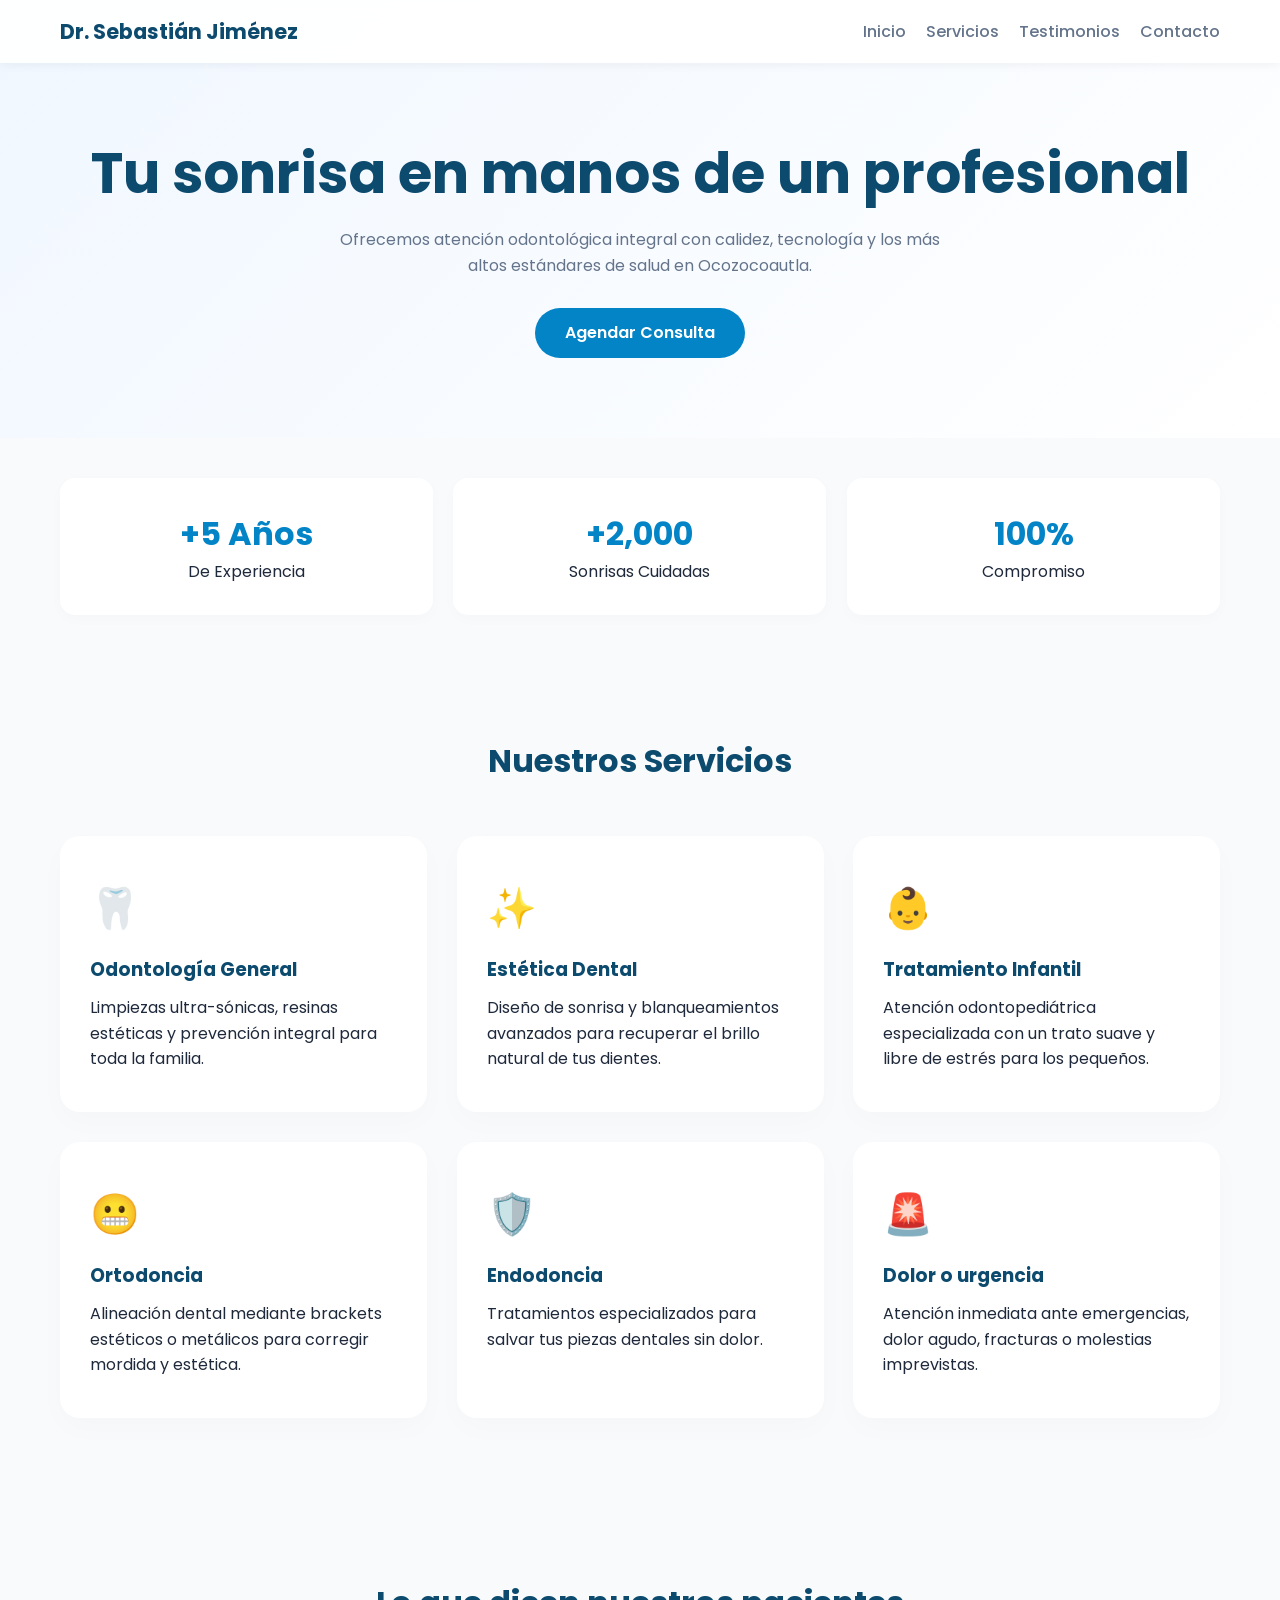
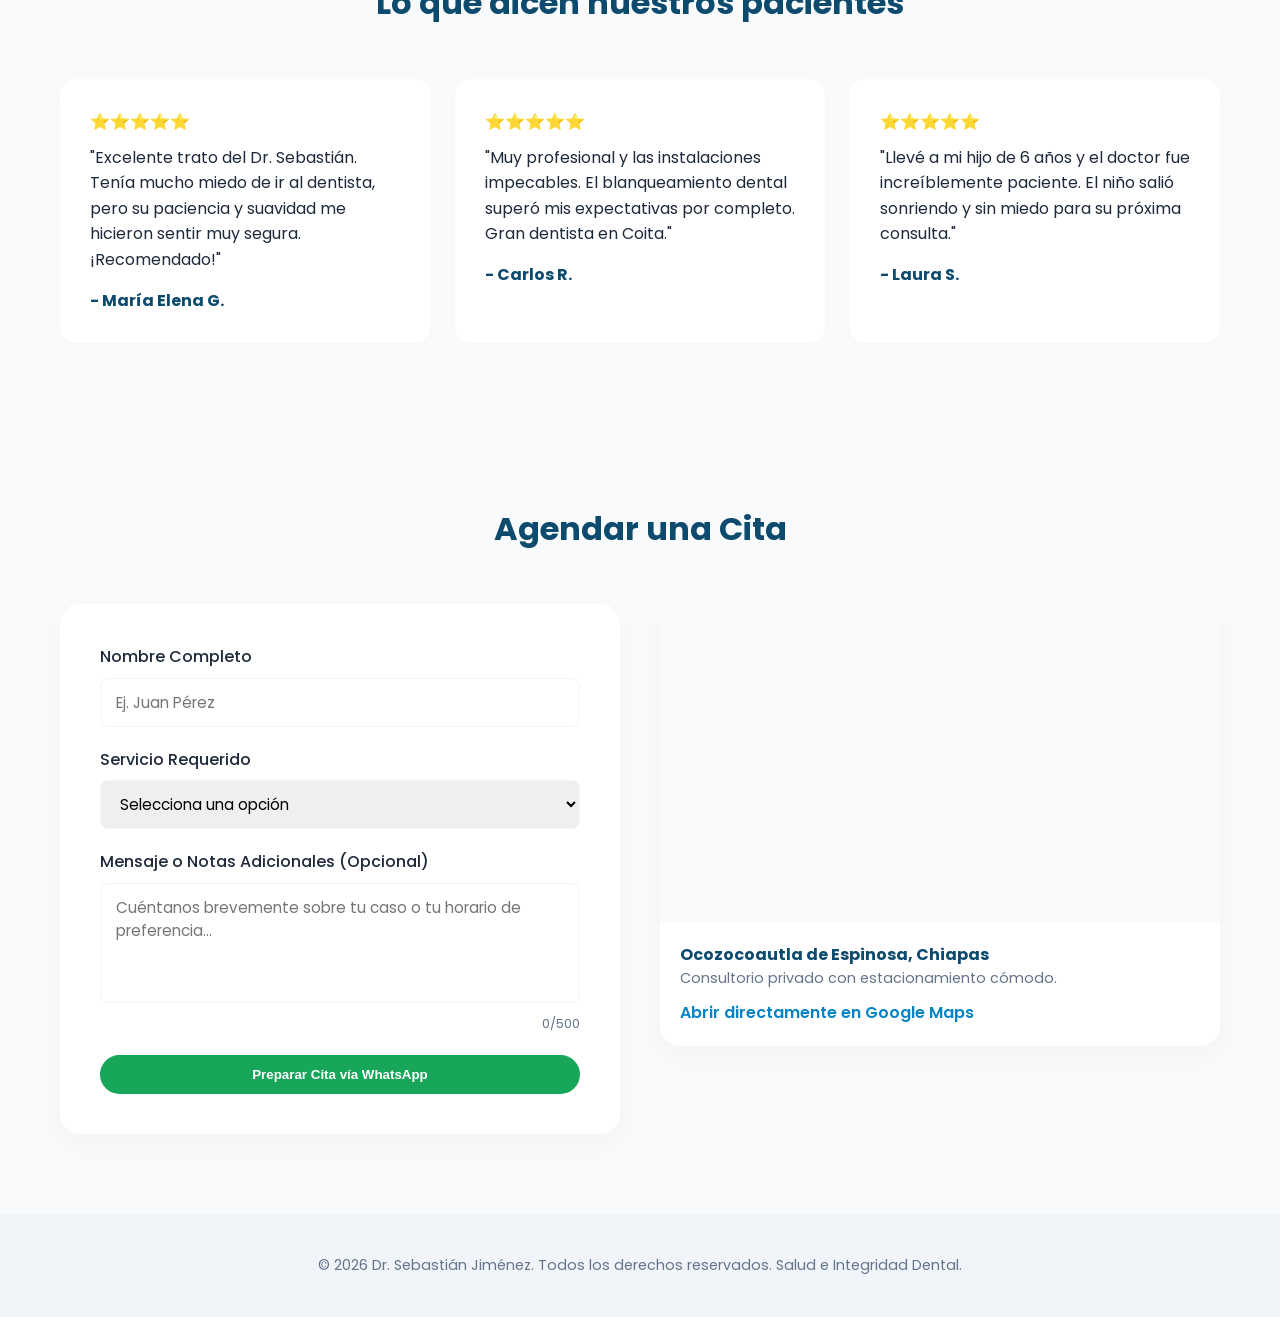
<file: index.html>
<!DOCTYPE html>
<html lang="es">
<head>
    <meta charset="UTF-8">
    <meta name="viewport" content="width=device-width, initial-scale=1.0">
    
    <!-- SEO Técnico Esencial -->
    <title>Dr. Sebastián Jiménez | Consultorio Dental en Ocozocoautla</title>
    <meta name="description" content="Diseño de sonrisas, ortodoncia, odontología infantil y salud dental integral con el Dr. Sebastián Jiménez en Ocozocoautla de Espinosa, Chiapas. Agenda tu cita hoy.">
    <meta name="keywords" content="dentista Ocozocoautla, dentista coita, consultorio dental Chiapas, ortodoncia, Dr Sebastian Jimenez, limpieza dental, urgencia dental">
    <meta name="robots" content="index, follow">
    <link rel="canonical" href="https://www.drsebastianjimenez.com/">

    <!-- Protocolo Open Graph (Para previsualizaciones Premium en WhatsApp y Facebook) -->
    <meta property="og:type" content="website">
    <meta property="og:url" content="https://www.drsebastianjimenez.com/">
    <meta property="og:title" content="Dr. Sebastián Jiménez | Consultorio Dental">
    <meta property="og:description" content="Cuidado dental profesional y especializado en Ocozocoautla, Chiapas. Tu sonrisa en las mejores manos.">
    <meta property="og:image" content="https://www.drsebastianjimenez.com/assets/og-image.jpg">

    <!-- Twitter Cards -->
    <meta name="twitter:card" content="summary_large_image">
    <meta name="twitter:title" content="Dr. Sebastián Jiménez | Consultorio Dental">
    <meta name="twitter:description" content="Cuidado dental profesional y especializado en Ocozocoautla, Chiapas.">
    <meta name="twitter:image" content="https://www.drsebastianjimenez.com/assets/og-image.jpg">

    <!-- Preconectores de alto rendimiento para fuentes -->
    <link rel="preconnect" href="https://fonts.googleapis.com">
    <link rel="preconnect" href="https://fonts.gstatic.com" crossorigin>
    <link href="https://fonts.googleapis.com/css2?family=Poppins:wght@400;500;600;700&display=swap" rel="stylesheet">

    <!-- Enlace corregido al archivo CSS -->
    <link rel="stylesheet" href="estilos.css">

    <!-- Esquema de datos estructurados para Google (SEO Local) -->
    <script type="application/ld+json">
    {
      "@context": "https://schema.org",
      "@type": "Dentist",
      "name": "Consultorio Dental Dr. Sebastián Jiménez",
      "image": "https://www.drsebastianjimenez.com/assets/og-image.jpg",
      "@id": "https://www.drsebastianjimenez.com/#dentist",
      "url": "https://www.drsebastianjimenez.com/",
      "telephone": "+529610000000", 
      "priceRange": "$$",
      "address": {
        "@type": "PostalAddress",
        "streetAddress": "Central Poniente",
        "addressLocality": "Ocozocoautla de Espinosa",
        "addressRegion": "Chiapas",
        "addressCountry": "MX"
      },
      "geo": {
        "@type": "GeoCoordinates",
        "latitude": 16.739942,
        "longitude": -93.374246
      },
      "openingHoursSpecification": {
        "@type": "OpeningHoursSpecification",
        "dayOfWeek": [
          "Monday",
          "Tuesday",
          "Wednesday",
          "Thursday",
          "Friday",
          "Saturday"
        ],
        "opens": "09:00",
        "closes": "19:00"
      }
    }
    </script>
</head>
<body>

    <header class="site-header">
        <div class="header-container">
            <a href="#" class="logo">Dr. Sebastián Jiménez</a>
            <nav class="main-nav" aria-label="Navegación principal">
                <ul>
                    <li><a href="#inicio">Inicio</a></li>
                    <li><a href="#servicios">Servicios</a></li>
                    <li><a href="#testimonios">Testimonios</a></li>
                    <li><a href="#contacto">Contacto</a></li>
                </ul>
            </nav>
        </div>
    </header>

    <main>
        <!-- Sección de Inicio / Hero -->
        <section id="inicio" class="hero-section">
            <div class="hero-container animate-on-scroll">
                <h1>Tu sonrisa en manos de un profesional</h1>
                <p>Ofrecemos atención odontológica integral con calidez, tecnología y los más altos estándares de salud en Ocozocoautla.</p>
                <a href="#contacto" class="btn btn-primary">Agendar Consulta</a>
            </div>
        </section>

        <!-- Estadísticas -->
        <section class="stats-section">
            <div class="doctor-stats">
                <article class="animate-on-scroll delay-1">
                    <h3>+5 Años</h3>
                    <p>De Experiencia</p>
                </article>
                <article class="animate-on-scroll delay-2">
                    <h3>+2,000</h3>
                    <p>Sonrisas Cuidadas</p>
                </article>
                <article class="animate-on-scroll delay-3">
                    <h3>100%</h3>
                    <p>Compromiso</p>
                </article>
            </div>
        </section>

        <!-- Sección de Servicios -->
        <section id="servicios" class="services-section">
            <h2 class="section-title animate-on-scroll">Nuestros Servicios</h2>
            <div class="services-grid">
                <article class="animate-on-scroll delay-1">
                    <div class="service-icon">🦷</div>
                    <h3>Odontología General</h3>
                    <p>Limpiezas ultra-sónicas, resinas estéticas y prevención integral para toda la familia.</p>
                </article>
                <article class="animate-on-scroll delay-2">
                    <div class="service-icon">✨</div>
                    <h3>Estética Dental</h3>
                    <p>Diseño de sonrisa y blanqueamientos avanzados para recuperar el brillo natural de tus dientes.</p>
                </article>
                <article class="animate-on-scroll delay-3">
                    <div class="service-icon">👶</div>
                    <h3>Tratamiento Infantil</h3>
                    <p>Atención odontopediátrica especializada con un trato suave y libre de estrés para los pequeños.</p>
                </article>
                <article class="animate-on-scroll delay-1">
                    <div class="service-icon">😬</div>
                    <h3>Ortodoncia</h3>
                    <p>Alineación dental mediante brackets estéticos o metálicos para corregir mordida y estética.</p>
                </article>
                <article class="animate-on-scroll delay-2">
                    <div class="service-icon">🛡️</div>
                    <h3>Endodoncia</h3>
                    <p>Tratamientos especializados para salvar tus piezas dentales sin dolor.</p>
                </article>
                <article class="animate-on-scroll delay-3">
                    <div class="service-icon">🚨</div>
                    <h3>Dolor o urgencia</h3>
                    <p>Atención inmediata ante emergencias, dolor agudo, fracturas o molestias imprevistas.</p>
                </article>
            </div>
        </section>

        <!-- Sección de Testimonios -->
        <section id="testimonios" class="testimonials-section">
            <h2 class="section-title animate-on-scroll">Lo que dicen nuestros pacientes</h2>
            <div class="testimonial-grid review-placeholders">
                <article class="animate-on-scroll delay-1">
                    <div class="stars">⭐⭐⭐⭐⭐</div>
                    <p>"Excelente trato del Dr. Sebastián. Tenía mucho miedo de ir al dentista, pero su paciencia y suavidad me hicieron sentir muy segura. ¡Recomendado!"</p>
                    <h4>- María Elena G.</h4>
                </article>
                <article class="animate-on-scroll delay-2">
                    <div class="stars">⭐⭐⭐⭐⭐</div>
                    <p>"Muy profesional y las instalaciones impecables. El blanqueamiento dental superó mis expectativas por completo. Gran dentista en Coita."</p>
                    <h4>- Carlos R.</h4>
                </article>
                <article class="animate-on-scroll delay-3">
                    <div class="stars">⭐⭐⭐⭐⭐</div>
                    <p>"Llevé a mi hijo de 6 años y el doctor fue increíblemente paciente. El niño salió sonriendo y sin miedo para su próxima consulta."</p>
                    <h4>- Laura S.</h4>
                </article>
            </div>
        </section>

        <!-- Sección de Contacto -->
        <section id="contacto" class="contact-section">
            <h2 class="section-title animate-on-scroll">Agendar una Cita</h2>
            <div class="contact-container">
                <div class="contact-form-container animate-on-scroll delay-1">
                    <form id="appointment-form" class="appointment-form" novalidate>
                        <div class="form-group">
                            <label for="name">Nombre Completo</label>
                            <input type="text" id="name" name="name" required placeholder="Ej. Juan Pérez">
                            <span class="form-error" id="name-error"></span>
                        </div>
                        <div class="form-group">
                            <label for="service">Servicio Requerido</label>
                            <select id="service" name="service" required>
                                <option value="" disabled selected>Selecciona una opción</option>
                                <option value="Odontología General">Odontología General</option>
                                <option value="Estética Dental">Estética Dental</option>
                                <option value="Tratamiento Infantil">Tratamiento Infantil</option>
                                <option value="Ortodoncia">Ortodoncia</option>
                                <option value="Endodoncia">Endodoncia</option>
                                <option value="Dolor o urgencia">🚨 Dolor o Urgencia Médica</option>
                            </select>
                            <span class="form-error" id="service-error"></span>
                        </div>
                        <div class="form-group">
                            <label for="message">Mensaje o Notas Adicionales (Opcional)</label>
                            <textarea id="message" name="message" maxlength="500" placeholder="Cuéntanos brevemente sobre tu caso o tu horario de preferencia..."></textarea>
                            <div class="char-count">0/500</div>
                        </div>
                        <button type="submit" class="btn btn-submit">Preparar Cita vía WhatsApp</button>
                        <p class="form-note" id="form-note"></p>
                    </form>
                </div>

                <div class="contact-info-container animate-on-scroll delay-2">
                    <div class="embedded-map">
                        <iframe src="https://www.google.com/maps/embed?pb=!1m18!1m12!1m3!1d3820.737153770459!2d-93.374246!3d16.739942!2m3!1f0!2f0!3f0!3m2!1i1024!2i768!4f13.1!3m3!1m2!1s0x85ecd4f4c28109ad%3A0x95e263c9ca625c1b!2sOcozocoautla%20de%20Espinosa%2C%20Chiapas!5e0!3m2!1ses-419!2smx!4v1719500000000!5m2!1ses-419!2smx" width="100%" height="320" style="border:0;" allowfullscreen="" loading="lazy" referrerpolicy="no-referrer-when-downgrade" title="Ubicación del consultorio dental del Dr. Sebastián Jiménez" aria-label="Mapa de ubicación"></iframe>
                        <div class="map-card">
                            <strong>Ocozocoautla de Espinosa, Chiapas</strong>
                            <span>Consultorio privado con estacionamiento cómodo.</span>
                            <a href="https://maps.google.com/?q=16.739942,-93.374246" target="_blank" rel="noopener noreferrer">Abrir directamente en Google Maps</a>
                        </div>
                    </div>
                </div>
            </div>
        </section>
    </main>

    <footer class="site-footer">
        <p>&copy; 2026 Dr. Sebastián Jiménez. Todos los derechos reservados. Salud e Integridad Dental.</p>
    </footer>

    <script src="script.js"></script>
</body>
</html>
</file>
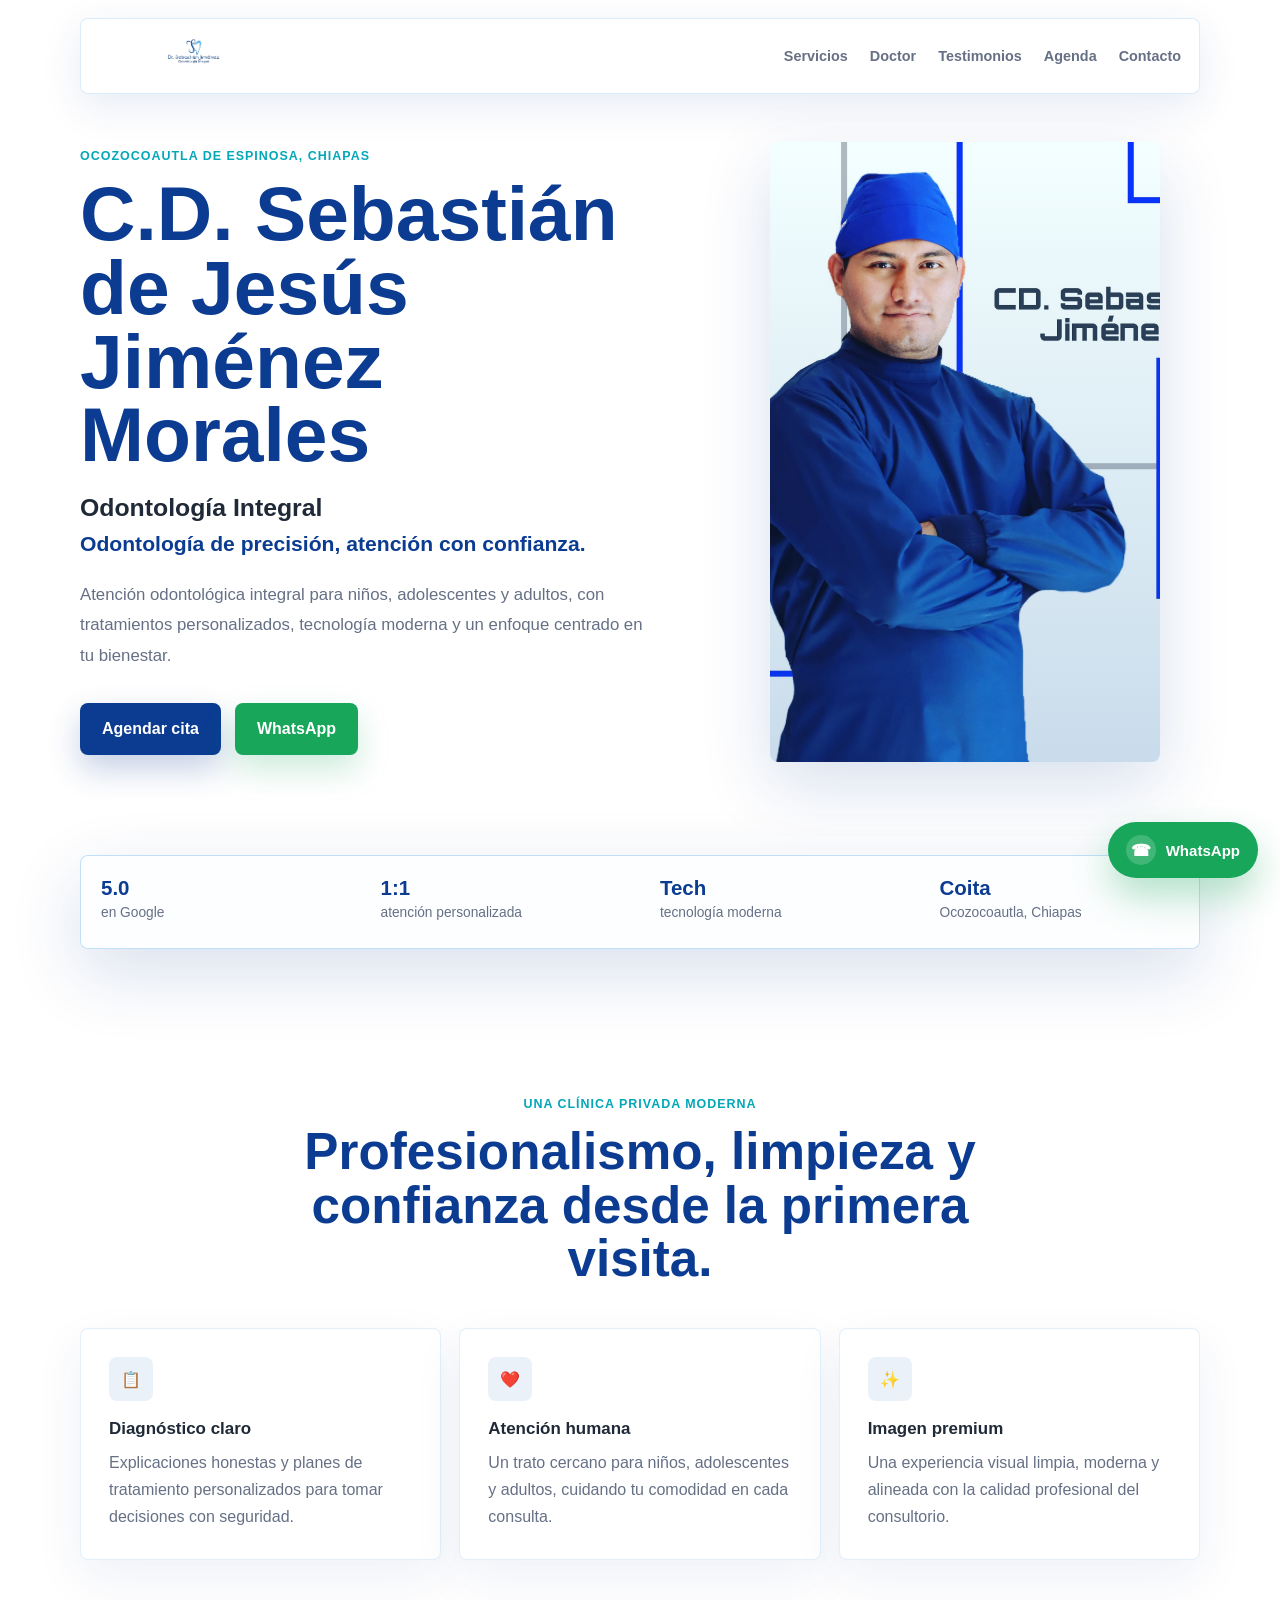
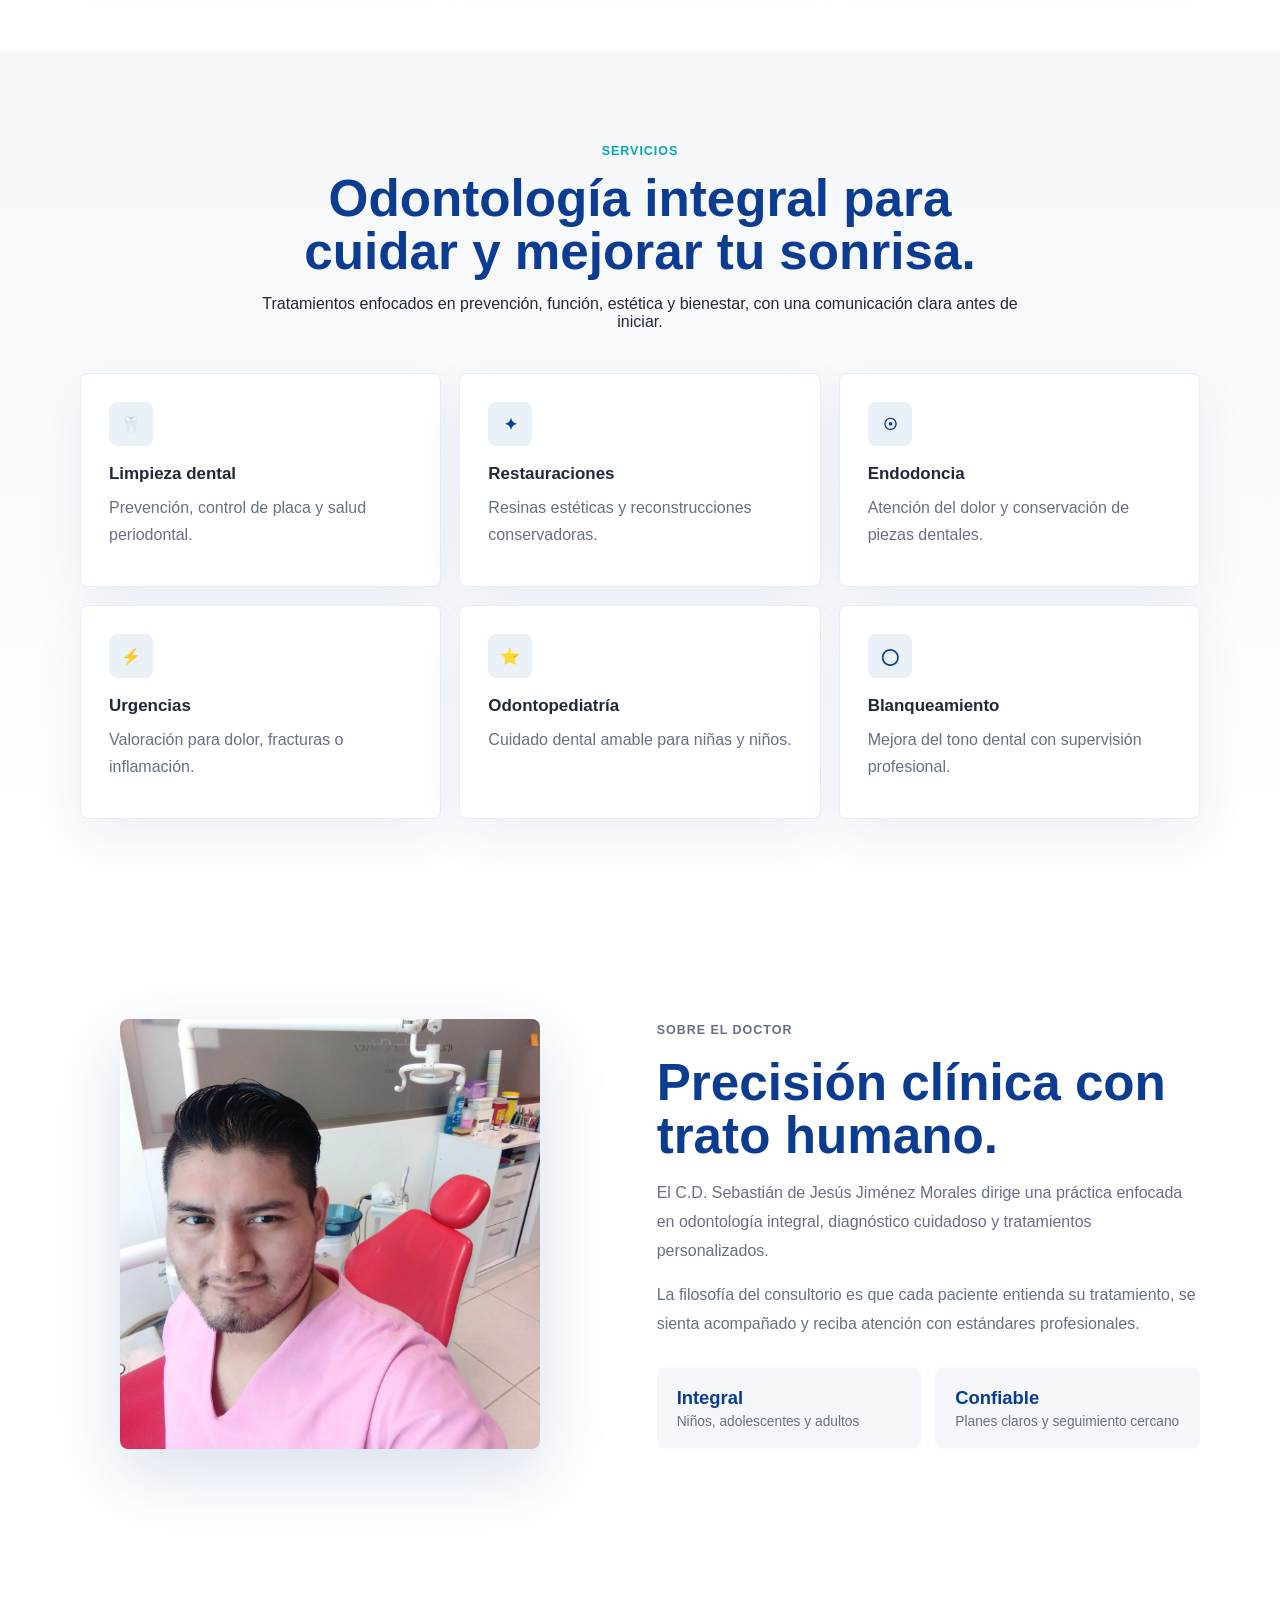
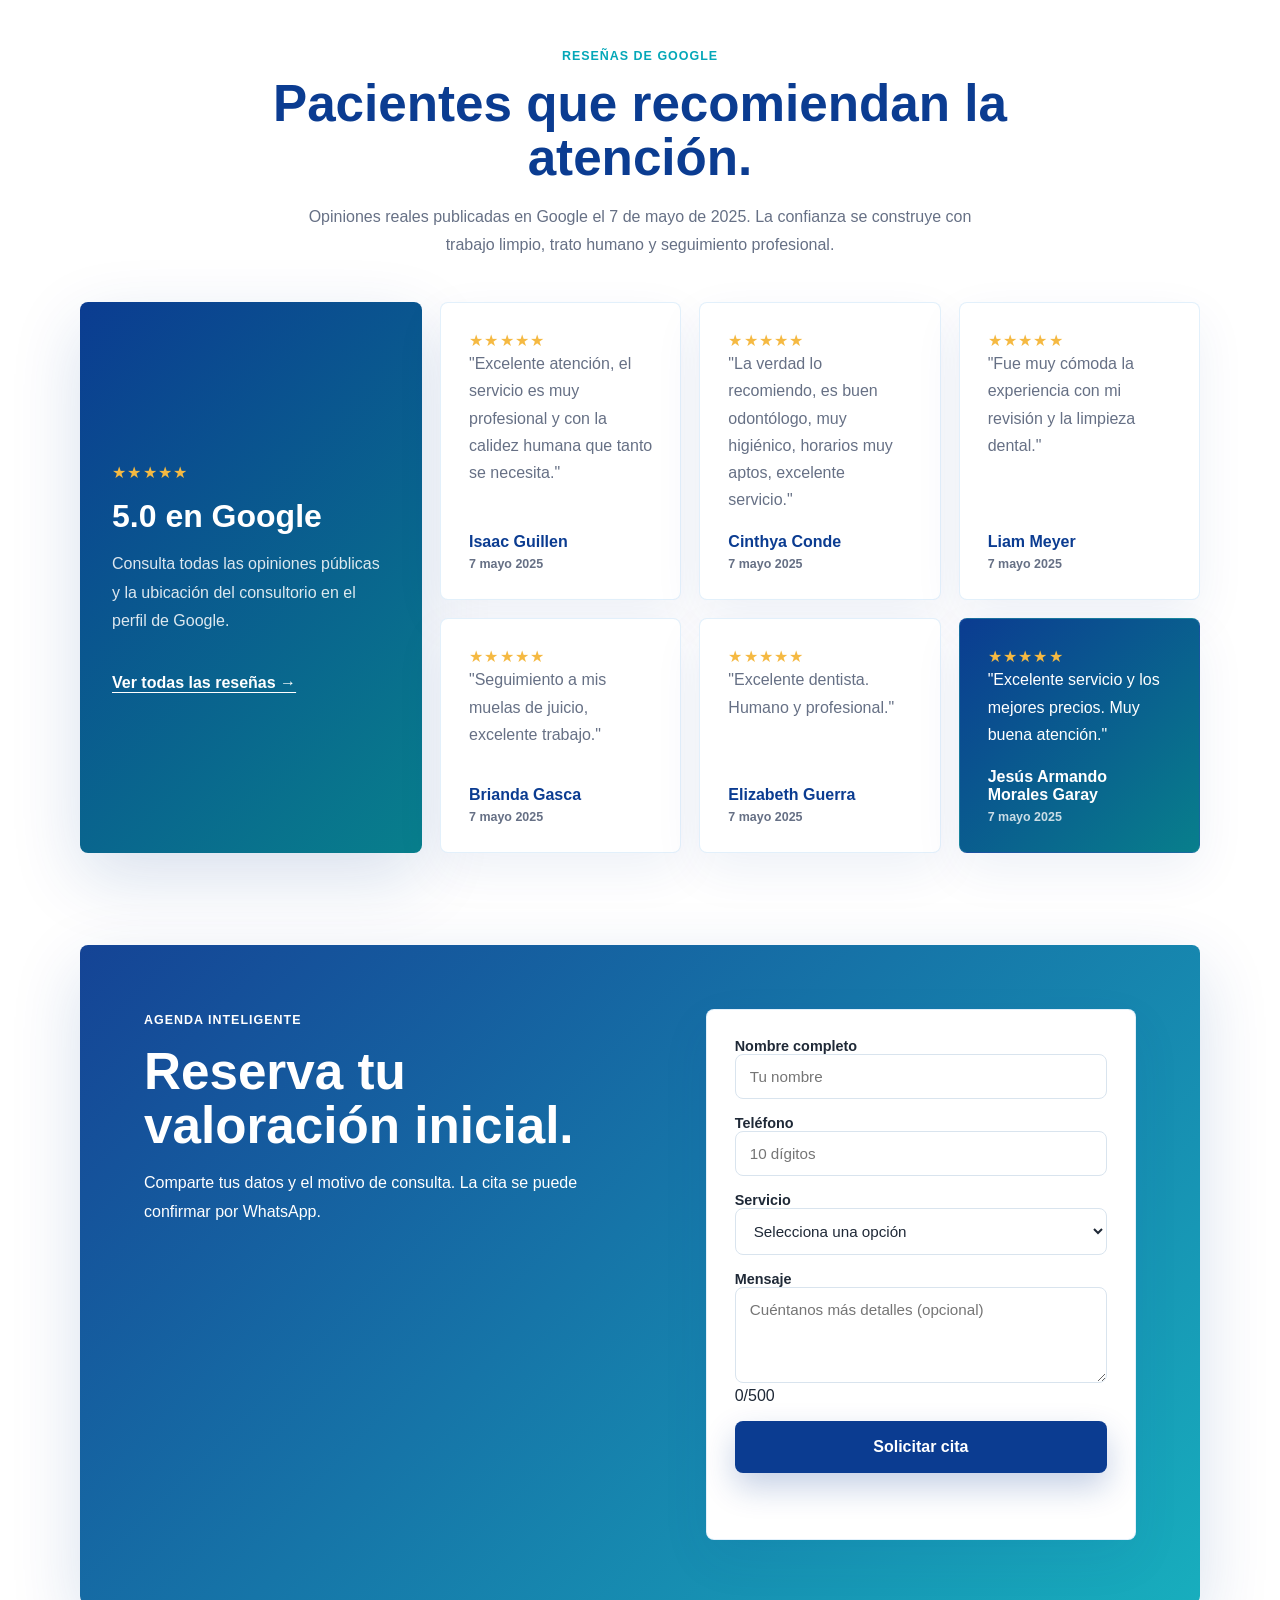
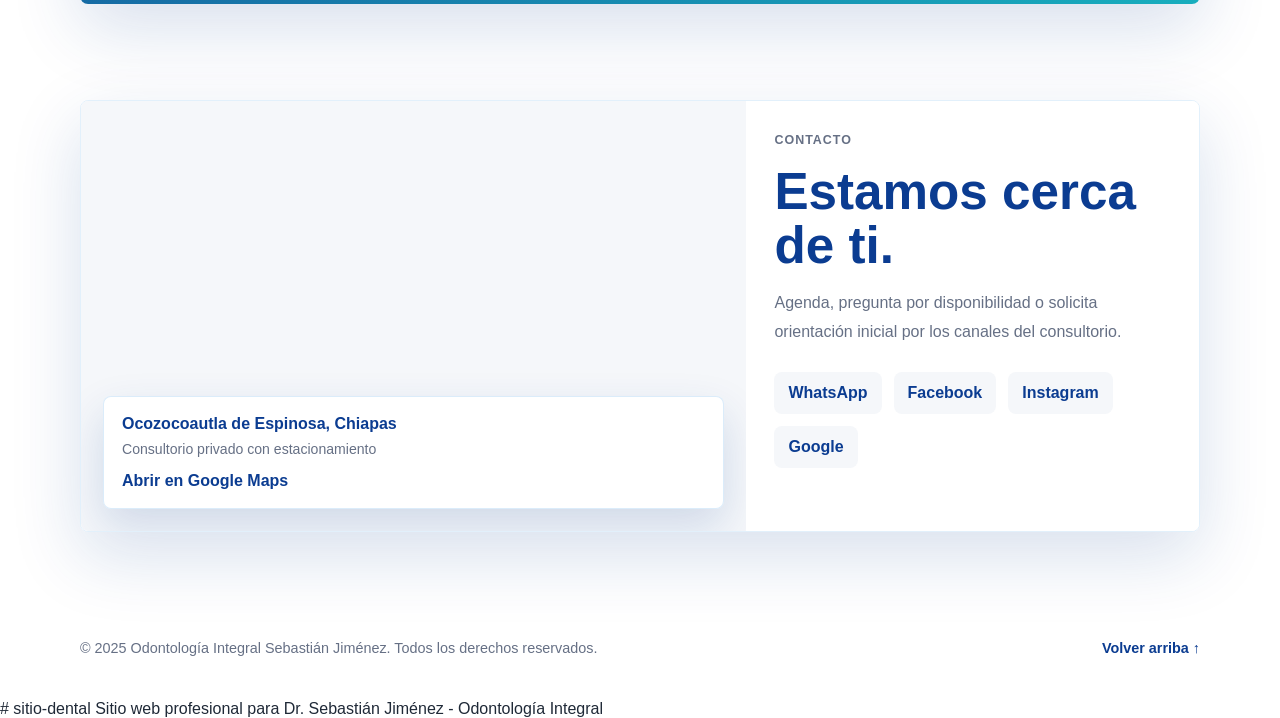
<file: indice.html>
<!DOCTYPE html>
<html lang="es">
<head>
  <meta charset="UTF-8">
  <meta name="viewport" content="width=device-width, initial-scale=1.0">
  <meta name="description" content="Odontología integral en Ocozocoautla, Chiapas. Atención profesional con tecnología moderna. C.D. Sebastián Jiménez - Confianza y precisión clínica.">
  <meta name="keywords" content="dentista, odontología, Ocozocoautla, Chiapas, limpieza dental, blanqueamiento, endodoncia">
  <meta name="author" content="C.D. Sebastián Jiménez Morales">
  <meta name="theme-color" content="#0b3c91">
  <meta property="og:title" content="C.D. Sebastián Jiménez - Odontología Integral">
  <meta property="og:description" content="Atención odontológica integral con tecnología moderna en Ocozocoautla, Chiapas">
  <meta property="og:image" content="assets/logo.png">
  <meta property="og:type" content="business.business">
  <meta name="twitter:card" content="summary_large_image">
  <title>C.D. Sebastián Jiménez | Odontología Integral - Ocozocoautla, Chiapas</title>
  <link rel="icon" href="assets/logo.png" type="image/png">
  <link rel="canonical" href="https://www.cdsebastianjimenez.com">
  <link rel="stylesheet" href="styles.css">
</head>
<body>
  <header class="site-header" role="banner">
    <a href="#inicio" class="brand" aria-label="Dr. Sebastián Jiménez - Ir al inicio">
      <img src="assets/logo.png" alt="Logo Dr. Sebastián Jiménez" loading="lazy">
    </a>
    
    <nav class="site-nav" role="navigation" aria-label="Navegación principal">
      <a href="#servicios">Servicios</a>
      <a href="#doctor">Doctor</a>
      <a href="#testimonios">Testimonios</a>
      <a href="#agenda">Agenda</a>
      <a href="#contacto">Contacto</a>
    </nav>

    <button class="nav-toggle" aria-label="Abrir menú de navegación" aria-expanded="false">
      <span></span>
      <span></span>
      <span></span>
    </button>
  </header>

  <main>
    <section class="hero" id="inicio" role="region" aria-label="Bienvenida">
      <div class="hero-content">
        <p class="eyebrow">Ocozocoautla de Espinosa, Chiapas</p>
        <h1>C.D. Sebastián de Jesús Jiménez Morales</h1>
        <p class="hero-subtitle">Odontología Integral</p>
        <p class="hero-tagline">Odontología de precisión, atención con confianza.</p>
        <p class="hero-text">Atención odontológica integral para niños, adolescentes y adultos, con tratamientos personalizados, tecnología moderna y un enfoque centrado en tu bienestar.</p>
        
        <div class="hero-actions">
          <a href="#agenda" class="btn btn-primary">Agendar cita</a>
          <a href="https://api.whatsapp.com/send/?phone=529613757067&text=Hola%2C%20quisiera%20m%C3%A1s%20informaci%C3%B3n&type=phone_number&app_absent=0" class="btn btn-whatsapp" target="_blank" rel="noopener noreferrer">WhatsApp</a>
        </div>
      </div>

      <figure class="hero-media">
        <img src="assets/doctor-hero.jpg" alt="C.D. Sebastián Jiménez en consulta" loading="lazy" width="500" height="620">
      </figure>

      <div class="trust-bar">
        <article>
          <strong>5.0</strong>
          <span>en Google</span>
        </article>
        <article>
          <strong>1:1</strong>
          <span>atención personalizada</span>
        </article>
        <article>
          <strong>Tech</strong>
          <span>tecnología moderna</span>
        </article>
        <a href="https://share.google/qOV5Fj0yuJf4VXoFz" class="trust-link" target="_blank" rel="noopener noreferrer">
          <strong>Coita</strong>
          <span>Ocozocoautla, Chiapas</span>
        </a>
      </div>
    </section>

    <section class="section" id="introduccion" role="region" aria-label="Por qué elegirnos">
      <div class="section-heading center">
        <p class="eyebrow">Una clínica privada moderna</p>
        <h2>Profesionalismo, limpieza y confianza desde la primera visita.</h2>
      </div>

      <div class="intro-grid">
        <article>
          <span role="img" aria-label="Diagnóstico">📋</span>
          <h3>Diagnóstico claro</h3>
          <p>Explicaciones honestas y planes de tratamiento personalizados para tomar decisiones con seguridad.</p>
        </article>

        <article>
          <span role="img" aria-label="Atención humana">❤️</span>
          <h3>Atención humana</h3>
          <p>Un trato cercano para niños, adolescentes y adultos, cuidando tu comodidad en cada consulta.</p>
        </article>

        <article>
          <span role="img" aria-label="Imagen premium">✨</span>
          <h3>Imagen premium</h3>
          <p>Una experiencia visual limpia, moderna y alineada con la calidad profesional del consultorio.</p>
        </article>
      </div>
    </section>

    <section class="services" id="servicios" role="region" aria-label="Servicios odontológicos">
      <div class="section-heading center">
        <p class="eyebrow">Servicios</p>
        <h2>Odontología integral para cuidar y mejorar tu sonrisa.</h2>
        <p class="services-description">Tratamientos enfocados en prevención, función, estética y bienestar, con una comunicación clara antes de iniciar.</p>
      </div>

      <div class="services-grid">
        <article>
          <span role="img" aria-label="Limpieza dental">🦷</span>
          <h3>Limpieza dental</h3>
          <p>Prevención, control de placa y salud periodontal.</p>
        </article>

        <article>
          <span role="img" aria-label="Restauraciones">✦</span>
          <h3>Restauraciones</h3>
          <p>Resinas estéticas y reconstrucciones conservadoras.</p>
        </article>

        <article>
          <span role="img" aria-label="Endodoncia">☉</span>
          <h3>Endodoncia</h3>
          <p>Atención del dolor y conservación de piezas dentales.</p>
        </article>

        <article>
          <span role="img" aria-label="Urgencias">⚡</span>
          <h3>Urgencias</h3>
          <p>Valoración para dolor, fracturas o inflamación.</p>
        </article>

        <article>
          <span role="img" aria-label="Odontopediatría">⭐</span>
          <h3>Odontopediatría</h3>
          <p>Cuidado dental amable para niñas y niños.</p>
        </article>

        <article>
          <span role="img" aria-label="Blanqueamiento">◯</span>
          <h3>Blanqueamiento</h3>
          <p>Mejora del tono dental con supervisión profesional.</p>
        </article>
      </div>
    </section>

    <section class="doctor" id="doctor" role="region" aria-label="Acerca del doctor">
      <figure class="doctor-photo">
        <img src="assets/consultorio.webp" alt="Consultorio dental moderno del Dr. Sebastián Jiménez" loading="lazy" width="400" height="430">
      </figure>

      <div class="doctor-copy">
        <p class="eyebrow">Sobre el doctor</p>
        <h2>Precisión clínica con trato humano.</h2>
        <p>El C.D. Sebastián de Jesús Jiménez Morales dirige una práctica enfocada en odontología integral, diagnóstico cuidadoso y tratamientos personalizados.</p>
        <p>La filosofía del consultorio es que cada paciente entienda su tratamiento, se sienta acompañado y reciba atención con estándares profesionales.</p>

        <div class="doctor-stats">
          <article>
            <strong>Integral</strong>
            <span>Niños, adolescentes y adultos</span>
          </article>
          <article>
            <strong>Confiable</strong>
            <span>Planes claros y seguimiento cercano</span>
          </article>
        </div>
      </div>
    </section>

    <section class="section" id="testimonios" role="region" aria-label="Testimonios de pacientes">
      <div class="section-heading center">
        <p class="eyebrow">Reseñas de Google</p>
        <h2>Pacientes que recomiendan la atención.</h2>
        <p class="reviews-intro">Opiniones reales publicadas en Google el 7 de mayo de 2025. La confianza se construye con trabajo limpio, trato humano y seguimiento profesional.</p>
      </div>

      <div class="reviews-layout">
        <div class="rating-card">
          <div class="rating-stars">★★★★★</div>
          <strong>5.0 en Google</strong>
          <p>Consulta todas las opiniones públicas y la ubicación del consultorio en el perfil de Google.</p>
          <a href="https://share.google/qOV5Fj0yuJf4VXoFz" class="review-link light" target="_blank" rel="noopener noreferrer">Ver todas las reseñas →</a>
        </div>

        <div class="testimonial-grid review-placeholders">
          <article>
            <div class="rating-stars">★★★★★</div>
            <p>"Excelente atención, el servicio es muy profesional y con la calidez humana que tanto se necesita."</p>
            <strong>Isaac Guillen</strong>
            <small>7 mayo 2025</small>
          </article>

          <article>
            <div class="rating-stars">★★★★★</div>
            <p>"La verdad lo recomiendo, es buen odontólogo, muy higiénico, horarios muy aptos, excelente servicio."</p>
            <strong>Cinthya Conde</strong>
            <small>7 mayo 2025</small>
          </article>

          <article>
            <div class="rating-stars">★★★★★</div>
            <p>"Fue muy cómoda la experiencia con mi revisión y la limpieza dental."</p>
            <strong>Liam Meyer</strong>
            <small>7 mayo 2025</small>
          </article>

          <article>
            <div class="rating-stars">★★★★★</div>
            <p>"Seguimiento a mis muelas de juicio, excelente trabajo."</p>
            <strong>Brianda Gasca</strong>
            <small>7 mayo 2025</small>
          </article>

          <article>
            <div class="rating-stars">★★★★★</div>
            <p>"Excelente dentista. Humano y profesional."</p>
            <strong>Elizabeth Guerra</strong>
            <small>7 mayo 2025</small>
          </article>

          <article class="featured">
            <div class="rating-stars">★★★★★</div>
            <p>"Excelente servicio y los mejores precios. Muy buena atención."</p>
            <strong>Jesús Armando Morales Garay</strong>
            <small>7 mayo 2025</small>
          </article>
        </div>
      </div>
    </section>

    <section class="agenda" id="agenda" role="region" aria-label="Agendar cita">
      <div>
        <p class="eyebrow">Agenda inteligente</p>
        <h2>Reserva tu valoración inicial.</h2>
        <p>Comparte tus datos y el motivo de consulta. La cita se puede confirmar por WhatsApp.</p>
      </div>

      <form class="appointment-form" novalidate>
        <div class="form-group">
          <label for="name">Nombre completo</label>
          <input type="text" id="name" name="name" required aria-required="true" placeholder="Tu nombre" minlength="3">
          <span class="form-error" id="name-error"></span>
        </div>

        <div class="form-group">
          <label for="phone">Teléfono</label>
          <input type="tel" id="phone" name="phone" required aria-required="true" placeholder="10 dígitos" pattern="[0-9]{10}">
          <span class="form-error" id="phone-error"></span>
        </div>

        <div class="form-group">
          <label for="service">Servicio</label>
          <select id="service" name="service" required aria-required="true">
            <option value="">Selecciona una opción</option>
            <option value="Valoración inicial">Valoración inicial</option>
            <option value="Limpieza dental">Limpieza dental</option>
            <option value="Dolor o urgencia">Dolor o urgencia</option>
            <option value="Blanqueamiento">Blanqueamiento</option>
            <option value="Tratamiento infantil">Tratamiento infantil</option>
          </select>
          <span class="form-error" id="service-error"></span>
        </div>

        <div class="form-group">
          <label for="message">Mensaje</label>
          <textarea id="message" name="message" rows="4" placeholder="Cuéntanos más detalles (opcional)" maxlength="500"></textarea>
          <span class="char-count">0/500</span>
        </div>

        <button type="submit" class="btn btn-primary" aria-label="Solicitar cita">Solicitar cita</button>
        <p class="form-note" role="status" aria-live="polite"></p>
      </form>
    </section>

    <section class="contact" id="contacto" role="region" aria-label="Ubicación y contacto">
      <div class="embedded-map">
        <iframe src="https://www.google.com/maps/embed?pb=!1m18!1m12!1m3!1d3747.8469288647197!2d-93.72!3d16.88!2m3!1f0!2f0!3f0!3m2!1i1024!2i768!4f13.1!3m3!1m2!1s0x85eee9b9b9b9b9b9%3A0x0!2sConsultorio%20Dental%20Sebastian%20Jimenez!5e0!3m2!1ses!2smx!4v1234567890" width="100%" height="430" style="border:0;" allowfullscreen="" loading="lazy" referrerpolicy="no-referrer-when-downgrade" title="Ubicación del consultorio dental" aria-label="Mapa de ubicación"></iframe>
        
        <div class="map-card">
          <strong>Ocozocoautla de Espinosa, Chiapas</strong>
          <span>Consultorio privado con estacionamiento</span>
          <a href="https://share.google/qOV5Fj0yuJf4VXoFz" target="_blank" rel="noopener noreferrer">Abrir en Google Maps</a>
        </div>
      </div>

      <div class="contact-copy">
        <p class="eyebrow">Contacto</p>
        <h2>Estamos cerca de ti.</h2>
        <p>Agenda, pregunta por disponibilidad o solicita orientación inicial por los canales del consultorio.</p>

        <div class="contact-links">
          <a href="https://api.whatsapp.com/send/?phone=529613757067&text=Hola%2C%20quisiera%20m%C3%A1s%20informaci%C3%B3n&type=phone_number&app_absent=0" target="_blank" rel="noopener noreferrer" aria-label="Contactar por WhatsApp">WhatsApp</a>
          <a href="https://www.facebook.com/share/18tjZAupi7/" target="_blank" rel="noopener noreferrer" aria-label="Visitar Facebook">Facebook</a>
          <a href="https://www.instagram.com/cdsebastianjimenez" target="_blank" rel="noopener noreferrer" aria-label="Visitar Instagram">Instagram</a>
          <a href="https://share.google/qOV5Fj0yuJf4VXoFz" target="_blank" rel="noopener noreferrer" aria-label="Ver en Google">Google</a>
        </div>
      </div>
    </section>
  </main>

  <footer role="contentinfo">
    <p>&copy; 2025 Odontología Integral Sebastián Jiménez. Todos los derechos reservados.</p>
    <a href="#inicio">Volver arriba ↑</a>
  </footer>

  <a href="https://api.whatsapp.com/send/?phone=529613757067&text=Hola%2C%20quisiera%20m%C3%A1s%20informaci%C3%B3n&type=phone_number&app_absent=0" class="floating-whatsapp" target="_blank" rel="noopener noreferrer" aria-label="Contactar por WhatsApp">
    <span>☎</span>
    <strong>WhatsApp</strong>
  </a>

  <script src="script.js" defer></script>
</body>
</html># sitio-dental
Sitio web profesional para Dr. Sebastián Jiménez - Odontología Integral
</file>
<file: estilos.css>
:root {
  --blue-50: #f0f7ff;
  --blue-500: #0ea5e9;
  --blue-600: #0284c7;
  --blue-900: #0c4a6e;
  --gray-50: #f8fafc;
  --gray-100: #f1f5f9;
  --gray-500: #64748b;
  --gray-800: #1e293b;
  --white: #ffffff;
  --red-500: #ef4444;
  --max-width: 1200px;
}

/* Modo Oscuro Premium Autoadaptable */
@media (prefers-color-scheme: dark) {
  :root {
    --white: #1e293b;        
    --gray-50: #0f172a;      
    --gray-100: #334155;     
    --gray-800: #f8fafc;     
    --gray-500: #94a3b8;     
    --blue-900: #38bdf8;     
    --blue-50: #1e293b;
  }

  .site-header {
    background: rgba(15, 23, 42, 0.9) !important;
    border-bottom: 1px solid rgba(56, 189, 248, 0.15);
  }

  .intro-grid article, 
  .services-grid article, 
  .testimonial-grid article, 
  .appointment-form, 
  .map-card {
    background: #1e293b !important;
    border: 1px solid rgba(255, 255, 255, 0.08);
  }

  input, select, textarea {
    background: #0f172a !important;
    color: var(--gray-800) !important;
    border-color: #334155 !important;
  }
}

* {
  box-sizing: border-box;
  margin: 0;
  padding: 0;
}

body {
  font-family: 'Poppins', sans-serif;
  background-color: var(--gray-50);
  color: var(--gray-800);
  line-height: 1.6;
}

/* Navbar */
.site-header {
  position: fixed;
  top: 0;
  width: 100%;
  background: rgba(255, 255, 255, 0.92);
  backdrop-filter: blur(8px);
  box-shadow: 0 2px 10px rgba(0,0,0,0.05);
  z-index: 1000;
  transition: background 0.3s;
}

.header-container {
  display: flex;
  justify-content: space-between;
  align-items: center;
  max-width: var(--max-width);
  margin: 0 auto;
  padding: 15px 20px;
}

.logo {
  font-weight: 700;
  color: var(--blue-900);
  text-decoration: none;
  font-size: 1.3rem;
}

.main-nav ul {
  display: flex;
  list-style: none;
  gap: 20px;
}

.main-nav a {
  text-decoration: none;
  color: var(--gray-500);
  font-weight: 500;
  transition: color 0.3s;
}

.main-nav a:hover {
  color: var(--blue-600);
}

/* Hero Section */
.hero-section {
  padding: 140px 20px 80px 20px;
  background: linear-gradient(135deg, var(--blue-50) 0%, var(--white) 100%);
  text-align: center;
}

.hero-container h1 {
  font-size: clamp(2rem, 5vw, 3.5rem);
  color: var(--blue-900);
  margin-bottom: 20px;
  line-height: 1.2;
}

.hero-container p {
  max-width: 600px;
  margin: 0 auto 30px auto;
  color: var(--gray-500);
}

/* Botones */
.btn {
  display: inline-block;
  padding: 12px 30px;
  border-radius: 30px;
  text-decoration: none;
  font-weight: 600;
  transition: all 0.3s;
  cursor: pointer;
}

.btn-primary {
  background-color: var(--blue-600);
  color: var(--white);
}

.btn-primary:hover {
  background-color: var(--blue-900);
  transform: translateY(-2px);
}

/* Estadísticas */
.stats-section {
  padding: 40px 20px;
  max-width: var(--max-width);
  margin: 0 auto;
}

.doctor-stats {
  display: grid;
  grid-template-columns: repeat(auto-fit, minmax(200px, 1fr));
  gap: 20px;
  text-align: center;
}

.doctor-stats article {
  background: var(--white);
  padding: 30px;
  border-radius: 15px;
  box-shadow: 0 4px 15px rgba(0,0,0,0.02);
}

.doctor-stats h3 {
  font-size: 2rem;
  color: var(--blue-600);
}

/* Servicios */
.services-section, .testimonials-section, .contact-section {
  padding: 80px 20px;
  max-width: var(--max-width);
  margin: 0 auto;
}

.section-title {
  text-align: center;
  font-size: 2rem;
  color: var(--blue-900);
  margin-bottom: 50px;
}

.services-grid {
  display: grid;
  grid-template-columns: repeat(auto-fit, minmax(280px, 1fr));
  gap: 30px;
}

.services-grid article {
  background: var(--white);
  padding: 40px 30px;
  border-radius: 20px;
  box-shadow: 0 10px 30px rgba(0,0,0,0.02);
  transition: transform 0.3s;
}

.services-grid article:hover {
  transform: translateY(-5px);
}

.service-icon {
  font-size: 2.5rem;
  margin-bottom: 15px;
}

.services-grid h3 {
  margin-bottom: 10px;
  color: var(--blue-900);
}

/* Testimonios Estilo Grid / Mobile Slider adaptive */
.testimonial-grid {
  display: grid;
  grid-template-columns: repeat(auto-fit, minmax(300px, 1fr));
  gap: 25px;
}

.testimonial-grid article {
  background: var(--white);
  padding: 30px;
  border-radius: 15px;
  box-shadow: 0 5px 20px rgba(0,0,0,0.01);
}

.stars {
  color: #fbbf24;
  margin-bottom: 10px;
}

.testimonial-grid h4 {
  margin-top: 15px;
  color: var(--blue-900);
}

/* Contacto y Formulario */
.contact-container {
  display: grid;
  grid-template-columns: repeat(auto-fit, minmax(320px, 1fr));
  gap: 40px;
}

.appointment-form {
  background: var(--white);
  padding: 40px;
  border-radius: 20px;
  box-shadow: 0 10px 35px rgba(0,0,0,0.03);
}

.form-group {
  margin-bottom: 20px;
}

.form-group label {
  display: block;
  font-weight: 500;
  margin-bottom: 8px;
}

input, select, textarea {
  width: 100%;
  padding: 12px 15px;
  border: 1px solid var(--gray-100);
  border-radius: 8px;
  font-family: inherit;
  font-size: 0.95rem;
}

textarea {
  height: 120px;
  resize: none;
}

.char-count {
  text-align: right;
  font-size: 0.8rem;
  color: var(--gray-500);
  margin-top: 4px;
}

.btn-submit {
  width: 100%;
  background-color: #17a65a;
  color: white;
  border: none;
}

.btn-submit:hover {
  background-color: #128547;
}

.form-error {
  color: var(--red-500);
  font-size: 0.8rem;
  margin-top: 4px;
  display: block;
}

/* Mapa */
.embedded-map {
  position: relative;
  border-radius: 20px;
  overflow: hidden;
  box-shadow: 0 10px 30px rgba(0,0,0,0.03);
}

.map-card {
  background: var(--white);
  padding: 20px;
  margin-top: -10px;
  position: relative;
  z-index: 2;
  border-radius: 0 0 20px 20px;
}

.map-card strong {
  display: block;
  color: var(--blue-900);
}

.map-card span {
  font-size: 0.9rem;
  color: var(--gray-500);
  display: block;
  margin-bottom: 10px;
}

.map-card a {
  color: var(--blue-600);
  text-decoration: none;
  font-weight: 600;
}

/* Footer */
.site-footer {
  text-align: center;
  padding: 40px 20px;
  background: var(--gray-100);
  color: var(--gray-500);
  font-size: 0.9rem;
}

/* ==========================================================================
   SISTEMA DE ANIMACIONES PREMIUM (SCROLL ANIMATIONS)
   ========================================================================= */
.animate-on-scroll {
  opacity: 0;
  transform: translateY(30px);
  transition: opacity 0.7s cubic-bezier(0.215, 0.610, 0.355, 1.000), 
              transform 0.7s cubic-bezier(0.215, 0.610, 0.355, 1.000);
  will-change: opacity, transform;
}

.animate-on-scroll.is-visible {
  opacity: 1;
  transform: translateY(0);
}

.delay-1 { transition-delay: 100ms; }
.delay-2 { transition-delay: 200ms; }
.delay-3 { transition-delay: 300ms; }

/* Optimizaciones de carrusel móvil para pantallas táctiles */
@media (max-width: 768px) {
  .testimonial-grid.review-placeholders {
    display: flex;
    overflow-x: auto;
    scroll-snap-type: x mandatory;
    scroll-behavior: smooth;
    gap: 16px;
    padding: 10px 4px 24px 4px;
    -webkit-overflow-scrolling: touch;
  }

  .testimonial-grid.review-placeholders::-webkit-scrollbar {
    height: 6px;
  }
  
  .testimonial-grid.review-placeholders::-webkit-scrollbar-thumb {
    background: var(--blue-500);
    border-radius: 10px;
  }

  .testimonial-grid.review-placeholders article {
    flex: 0 0 85%;
    scroll-snap-align: center;
    box-shadow: 0 8px 20px rgba(11, 60, 145, 0.08);
  }
}
</file>
<file: styles.css>
:root{--blue-900:#0b3c91;--blue-500:#5da9e9;--white:#fff;--gray-50:#f5f7fa;--gray-100:#eaf1f8;--gray-500:#667085;--gray-800:#1f2937;--green:#17a65a;--teal:#04a7b8;--coral:#f0745a;--shadow:0 24px 70px rgba(11,60,145,.16);--radius:8px}*{box-sizing:border-box}html{scroll-behavior:smooth}body{margin:0;color:var(--gray-800);background:var(--white);font-family:Poppins,Arial,sans-serif;letter-spacing:0}img{display:block;max-width:100%}a{color:inherit;text-decoration:none}.site-header{position:fixed;z-index:10;top:18px;left:50%;display:flex;align-items:center;justify-content:space-between;width:min(1120px,calc(100% - 32px));min-height:72px;padding:10px 18px;transform:translateX(-50%);background:rgba(255,255,255,.92);border:1px solid rgba(93,169,233,.22);border-radius:var(--radius);box-shadow:0 12px 40px rgba(11,60,145,.1);backdrop-filter:blur(18px)}.brand img{width:190px;max-height:54px;object-fit:contain}.site-nav{display:flex;gap:22px;color:var(--gray-500);font-size:.9rem;font-weight:700}.site-nav a:hover{color:var(--blue-900)}.nav-toggle{display:none;width:42px;height:42px;border:0;background:var(--gray-100);border-radius:var(--radius)}.nav-toggle span{display:block;width:18px;height:2px;margin:5px auto;background:var(--blue-900)}.hero{display:grid;grid-template-columns:minmax(0,1fr) minmax(320px,.82fr);gap:clamp(32px,6vw,78px);align-items:center;width:min(1120px,calc(100% - 32px));min-height:100vh;margin:0 auto;padding:126px 0 56px}.eyebrow{margin:0 0 14px;color:var(--teal);font-size:.78rem;font-weight:800;letter-spacing:.08em;text-transform:uppercase}h1,h2,h3,p{overflow-wrap:anywhere}h1{margin:0;color:var(--blue-900);font-size:clamp(2.45rem,6vw,5rem);line-height:.96;font-weight:800}h2{margin:0;color:var(--blue-900);font-size:clamp(2rem,4vw,3.25rem);line-height:1.05;font-weight:800}h3{margin:0 0 10px;font-size:1.06rem}.hero-subtitle{margin:22px 0 0;color:var(--gray-800);font-size:clamp(1.15rem,2vw,1.55rem);font-weight:800}.hero-tagline{margin:10px 0 0;color:var(--blue-900);font-size:clamp(1.05rem,2vw,1.32rem);font-weight:700}.hero-text{max-width:650px;margin:24px 0 0;color:var(--gray-500);font-size:1.05rem;line-height:1.8}.hero-actions{display:flex;flex-wrap:wrap;gap:14px;margin-top:32px}.btn{display:inline-flex;align-items:center;justify-content:center;min-height:52px;padding:0 22px;border:0;border-radius:var(--radius);font:inherit;font-weight:800;cursor:pointer;transition:transform .18s ease,box-shadow .18s ease}.btn:hover{transform:translateY(-2px)}.btn-primary{color:var(--white);background:var(--blue-900);box-shadow:0 14px 32px rgba(11,60,145,.24)}.btn-whatsapp{color:var(--white);background:var(--green);box-shadow:0 14px 32px rgba(23,166,90,.22)}.hero-media{position:relative;overflow:hidden;border-radius:var(--radius);box-shadow:var(--shadow)}.hero-media:before{content:"";position:absolute;inset:0;background:linear-gradient(180deg,rgba(11,60,145,0),rgba(11,60,145,.18));pointer-events:none}.hero-media img{width:100%;min-height:620px;object-fit:cover;object-position:center}.trust-bar{grid-column:1/-1;display:grid;grid-template-columns:repeat(4,1fr);overflow:hidden;background:rgba(93,169,233,.22);border:1px solid rgba(93,169,233,.2);border-radius:var(--radius);box-shadow:var(--shadow)}.trust-bar article,.trust-bar .trust-link{min-height:92px;padding:20px;background:rgba(255,255,255,.95)}.trust-bar strong,.trust-bar span{display:block}.trust-bar .trust-link:hover strong{color:var(--teal)}.trust-bar strong{color:var(--blue-900);font-size:1.28rem}.trust-bar span{margin-top:5px;color:var(--gray-500);font-size:.86rem}.section,.services,.doctor,.agenda,.contact,footer{width:min(1120px,calc(100% - 32px));margin:0 auto}.section,.services,.doctor{padding:92px 0}.section-heading{max-width:780px;margin-bottom:42px}.section-heading.split{display:grid;grid-template-columns:minmax(0,1fr) minmax(260px,.54fr);gap:40px;max-width:none;align-items:end}.section-heading.split p,.doctor-copy p,.agenda p,.contact-copy p{color:var(--gray-500);line-height:1.8}.section-heading.center{margin-left:auto;margin-right:auto;text-align:center}.intro-grid,.services-grid,.testimonial-grid{display:grid;grid-template-columns:repeat(3,1fr);gap:18px}.intro-grid article,.services-grid article,.testimonial-grid article,.appointment-form,.contact-copy{padding:28px;background:var(--white);border:1px solid rgba(93,169,233,.18);border-radius:var(--radius);box-shadow:0 18px 50px rgba(11,60,145,.07)}.intro-grid span,.services-grid span{display:grid;place-items:center;width:44px;height:44px;margin-bottom:18px;color:var(--blue-900);background:var(--gray-100);border-radius:var(--radius);font-weight:800}.intro-grid p,.services-grid p,.testimonial-grid p{margin:0;color:var(--gray-500);line-height:1.7}.services{width:100%;max-width:none;padding-left:max(24px,calc((100% - 1120px)/2));padding-right:max(24px,calc((100% - 1120px)/2));background:linear-gradient(180deg,var(--gray-50),#fff)}.services-grid article{min-height:214px;transition:transform .18s ease,border-color .18s ease}.services-grid article:hover{border-color:rgba(11,60,145,.26);transform:translateY(-4px)}.doctor{display:grid;grid-template-columns:minmax(280px,.92fr) minmax(0,1fr);gap:clamp(34px,6vw,80px);align-items:center}.doctor-photo{overflow:hidden;border-radius:var(--radius);box-shadow:var(--shadow)}.doctor-photo img{width:100%;min-height:430px;object-fit:cover;object-position:center}.doctor-stats{display:grid;grid-template-columns:repeat(2,1fr);gap:14px;margin-top:28px}.doctor-stats article{padding:20px;background:var(--gray-50);border-radius:var(--radius)}.doctor-stats strong,.doctor-stats span{display:block}.doctor-stats strong{color:var(--blue-900);font-size:1.15rem}.doctor-stats span{margin-top:5px;color:var(--gray-500);font-size:.86rem}.testimonial-grid span{color:#f5b942;letter-spacing:.08em}.testimonial-grid strong{display:block;margin-top:20px;color:var(--blue-900)}.testimonial-grid .featured{color:var(--white);background:linear-gradient(135deg,var(--blue-900),#087f8c)}.testimonial-grid .featured p,.testimonial-grid .featured strong{color:var(--white)}.agenda{display:grid;grid-template-columns:minmax(0,.8fr) minmax(320px,.7fr);gap:clamp(28px,6vw,70px);margin-bottom:96px;padding:64px;background:linear-gradient(135deg,rgba(11,60,145,.96),rgba(4,167,184,.92));border-radius:var(--radius);box-shadow:var(--shadow)}.agenda .eyebrow,.agenda h2,.agenda>div>p{color:var(--white)}.appointment-form{display:grid;gap:16px}label{display:grid;gap:8px;color:var(--gray-800);font-size:.9rem;font-weight:700}input,select,textarea{width:100%;padding:13px 14px;color:var(--gray-800);background:var(--white);border:1px solid #d9e4ee;border-radius:var(--radius);font:inherit;font-size:.95rem}textarea{resize:vertical}input:focus,select:focus,textarea:focus{outline:3px solid rgba(93,169,233,.28);border-color:var(--blue-500)}.form-note{min-height:22px;margin:0;color:var(--green);font-size:.9rem;font-weight:800}.contact{display:grid;grid-template-columns:minmax(0,1fr) minmax(300px,.68fr);overflow:hidden;margin-bottom:80px;border:1px solid rgba(93,169,233,.18);border-radius:var(--radius);box-shadow:var(--shadow)}.map-panel{position:relative;display:grid;place-items:center;min-height:360px;padding:28px;color:var(--blue-900);text-align:center;background:linear-gradient(rgba(255,255,255,.36) 1px,transparent 1px),linear-gradient(90deg,rgba(255,255,255,.36) 1px,transparent 1px),linear-gradient(135deg,#dff2ff,#f7fbff 48%,#dff7f2);background-size:52px 52px,52px 52px,auto}.pin{position:absolute;width:58px;height:58px;background:var(--coral);border:8px solid var(--white);border-radius:50% 50% 50% 0;box-shadow:0 18px 34px rgba(240,116,90,.28);transform:translateY(-42px) rotate(-45deg)}.map-panel strong{position:relative;z-index:1;margin-top:84px}.contact-copy{border:0;border-radius:0;box-shadow:none}.contact-links{display:flex;flex-wrap:wrap;gap:12px;margin-top:26px}.contact-links a{padding:12px 14px;color:var(--blue-900);background:var(--gray-50);border-radius:var(--radius);font-weight:800}footer{display:flex;justify-content:space-between;gap:18px;padding:28px 0 44px;color:var(--gray-500);font-size:.9rem}footer p{margin:0}footer a{color:var(--blue-900);font-weight:800}.reviews-intro{max-width:680px;margin:18px auto 0;color:var(--gray-500);line-height:1.8}.review-link{display:inline-flex;margin-top:20px;color:var(--blue-900);font-weight:800}.review-link:hover{color:var(--teal)}.review-link.light{color:var(--white);text-decoration:underline;text-underline-offset:4px}.map-panel{transition:transform .18s ease,filter .18s ease}.map-panel:hover{transform:scale(1.01);filter:saturate(1.08)}.map-panel small{position:relative;z-index:1;display:block;margin-top:12px;color:var(--gray-500);font-weight:800}.map-panel:hover small{color:var(--blue-900)}.reviews-layout{display:grid;grid-template-columns:minmax(280px,.45fr) minmax(0,1fr);gap:18px;align-items:stretch}.rating-card{display:flex;flex-direction:column;justify-content:center;gap:18px;padding:32px;color:var(--white);background:linear-gradient(135deg,var(--blue-900),#087f8c);border-radius:var(--radius);box-shadow:var(--shadow)}.rating-card strong{display:block;font-size:2rem;line-height:1;color:var(--white)}.rating-card p{margin:0;color:rgba(255,255,255,.86);line-height:1.8}.rating-stars{color:#f5b942;letter-spacing:.08em}.review-placeholders{grid-template-columns:repeat(3,1fr)}.embedded-map{position:relative;display:block;min-height:430px;padding:0;overflow:hidden;background:var(--gray-50)}.embedded-map iframe{display:block;width:100%;height:100%;min-height:430px;border:0;filter:saturate(.9) contrast(1.02)}.map-card{position:absolute;left:22px;right:22px;bottom:22px;z-index:2;padding:18px;background:rgba(255,255,255,.94);border:1px solid rgba(93,169,233,.22);border-radius:var(--radius);box-shadow:0 18px 44px rgba(11,60,145,.16);backdrop-filter:blur(14px)}.map-card strong,.map-card span,.map-card a{display:block}.map-card strong{color:var(--blue-900);font-size:1rem}.map-card span{margin-top:6px;color:var(--gray-500);font-size:.88rem;line-height:1.5}.map-card a{margin-top:12px;color:var(--blue-900);font-weight:800}.map-card a:hover{color:var(--teal)}@media (max-width:880px){.reviews-layout{grid-template-columns:1fr}.review-placeholders{grid-template-columns:1fr 1fr}.embedded-map iframe,.embedded-map{min-height:360px}}@media (max-width:560px){.review-placeholders{grid-template-columns:1fr}.map-card{left:14px;right:14px;bottom:14px}}.testimonial-grid small{display:block;margin-top:6px;color:var(--gray-500);font-size:.78rem;font-weight:700}.testimonial-grid .featured small{color:rgba(255,255,255,.78)}.review-placeholders article{display:flex;flex-direction:column}.review-placeholders article p{flex:1}.floating-whatsapp{position:fixed;right:22px;bottom:22px;z-index:30;display:inline-flex;align-items:center;gap:10px;min-height:56px;padding:0 18px;color:var(--white);background:var(--green);border-radius:999px;box-shadow:0 18px 38px rgba(23,166,90,.32);font-weight:800;transition:transform .18s ease,box-shadow .18s ease}.floating-whatsapp:hover{transform:translateY(-3px);box-shadow:0 22px 46px rgba(23,166,90,.4)}.floating-whatsapp span{display:grid;place-items:center;width:30px;height:30px;background:rgba(255,255,255,.18);border-radius:50%;font-size:1rem}.floating-whatsapp strong{font-size:.94rem}@media (max-width:560px){.floating-whatsapp{right:14px;bottom:14px;min-height:52px;padding:0 14px}.floating-whatsapp strong{display:none}.floating-whatsapp span{width:32px;height:32px}}@media (max-width:880px){.site-header{top:10px}.nav-toggle{display:block}.site-nav{position:absolute;top:calc(100% + 8px);left:0;right:0;display:none;flex-direction:column;gap:0;padding:8px;background:var(--white);border:1px solid rgba(93,169,233,.22);border-radius:var(--radius);box-shadow:0 14px 40px rgba(11,60,145,.14)}.site-nav.is-open{display:flex}.site-nav a{padding:14px}.hero,.section-heading.split,.doctor,.agenda,.contact{grid-template-columns:1fr}.hero{padding-top:112px}.hero-media img{min-height:430px}.trust-bar,.intro-grid,.services-grid,.testimonial-grid,.doctor-stats{grid-template-columns:1fr 1fr}.agenda{padding:34px 20px}}@media (max-width:560px){.brand img{width:146px}.hero-actions,.btn{width:100%}.trust-bar,.intro-grid,.services-grid,.testimonial-grid,.doctor-stats{grid-template-columns:1fr}.section,.services,.doctor{padding-top:74px;padding-bottom:74px}.contact-copy{padding:30px 22px}footer{flex-direction:column}}
</file>
